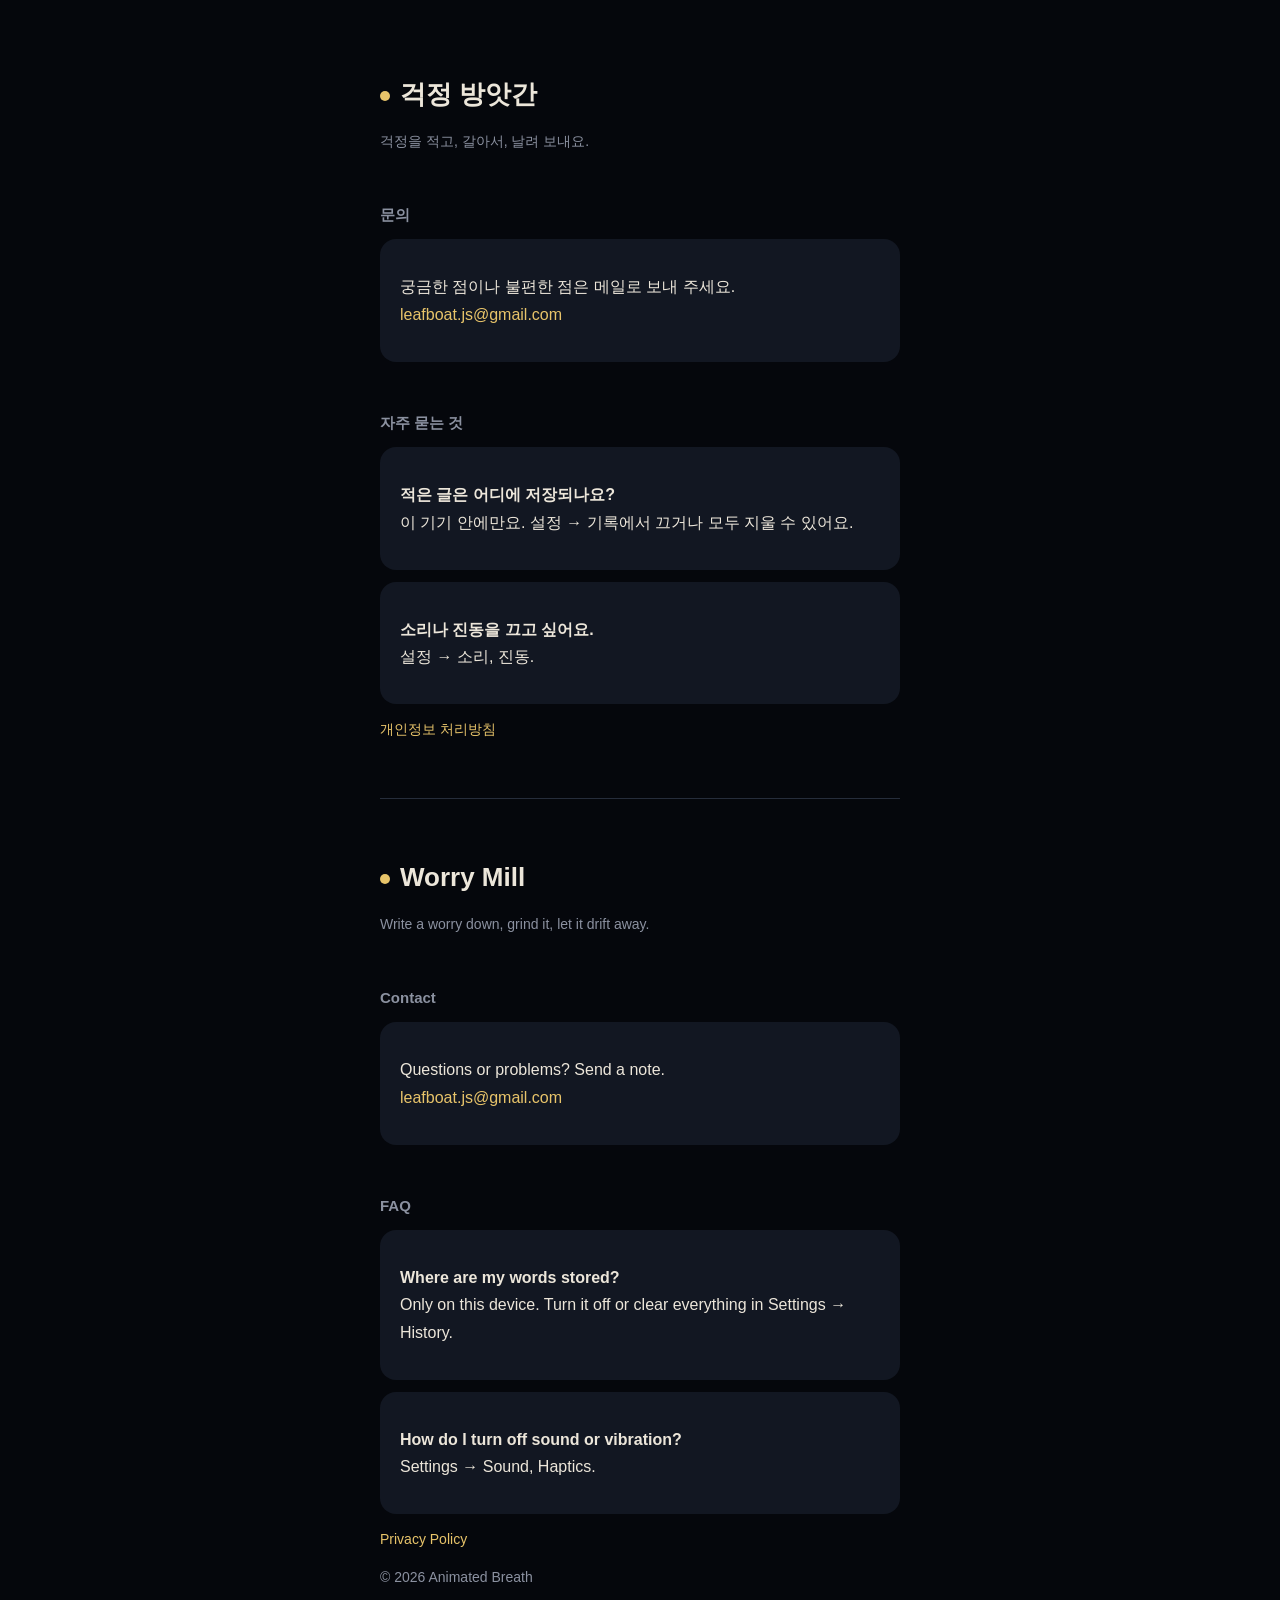
<file: index.html>
<!doctype html>
<html lang="ko">
<head>
<meta charset="utf-8">
<meta http-equiv="refresh" content="0; url=support.html">
<title>걱정 방앗간 · Worry Mill</title>
</head>
<body><a href="support.html">걱정 방앗간 · Worry Mill</a></body>
</html>
</file>
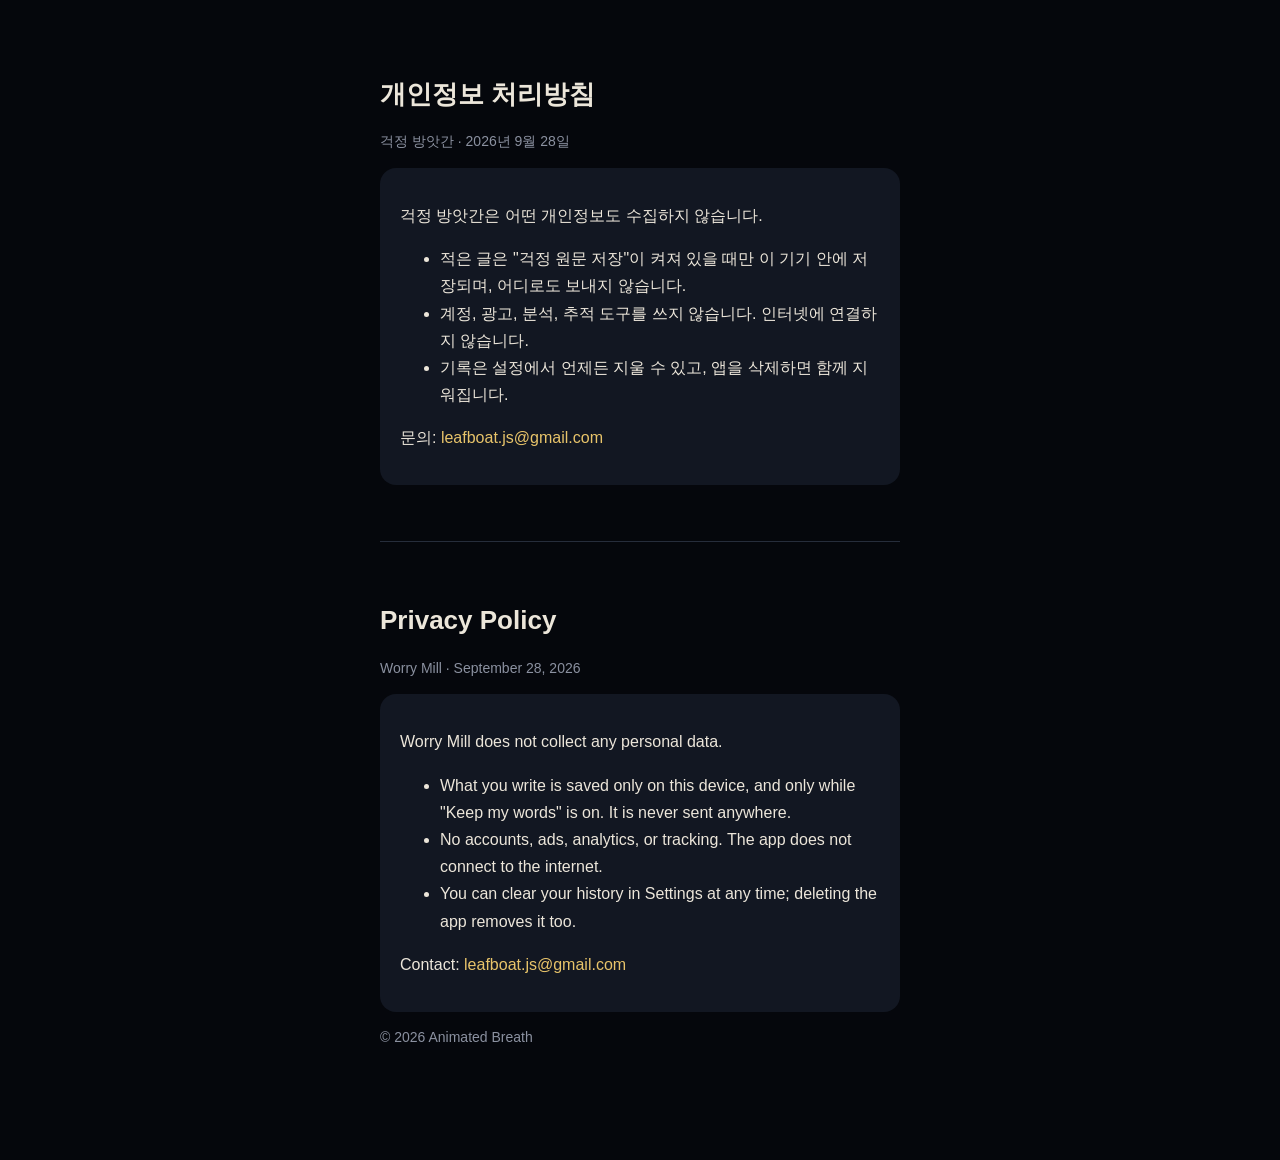
<file: privacy-policy.html>
<!doctype html>
<html lang="ko">
<head>
<meta charset="utf-8">
<meta name="viewport" content="width=device-width, initial-scale=1">
<title>개인정보 처리방침 · Privacy Policy</title>
<link rel="stylesheet" href="style.css">
</head>
<body><main>
<h1>개인정보 처리방침</h1>
<p class="dim">걱정 방앗간 · 2026년 9월 28일</p>
<div class="card">
<p>걱정 방앗간은 어떤 개인정보도 수집하지 않습니다.</p>
<ul>
  <li>적은 글은 "걱정 원문 저장"이 켜져 있을 때만 이 기기 안에 저장되며, 어디로도 보내지 않습니다.</li>
  <li>계정, 광고, 분석, 추적 도구를 쓰지 않습니다. 인터넷에 연결하지 않습니다.</li>
  <li>기록은 설정에서 언제든 지울 수 있고, 앱을 삭제하면 함께 지워집니다.</li>
</ul>
<p>문의: <a href="mailto:leafboat.js@gmail.com">leafboat.js@gmail.com</a></p>
</div>

<hr>

<h1>Privacy Policy</h1>
<p class="dim">Worry Mill · September 28, 2026</p>
<div class="card">
<p>Worry Mill does not collect any personal data.</p>
<ul>
  <li>What you write is saved only on this device, and only while "Keep my words" is on. It is never sent anywhere.</li>
  <li>No accounts, ads, analytics, or tracking. The app does not connect to the internet.</li>
  <li>You can clear your history in Settings at any time; deleting the app removes it too.</li>
</ul>
<p>Contact: <a href="mailto:leafboat.js@gmail.com">leafboat.js@gmail.com</a></p>
</div>
<p class="dim">© 2026 Animated Breath</p>
</main></body>
</html>
</file>
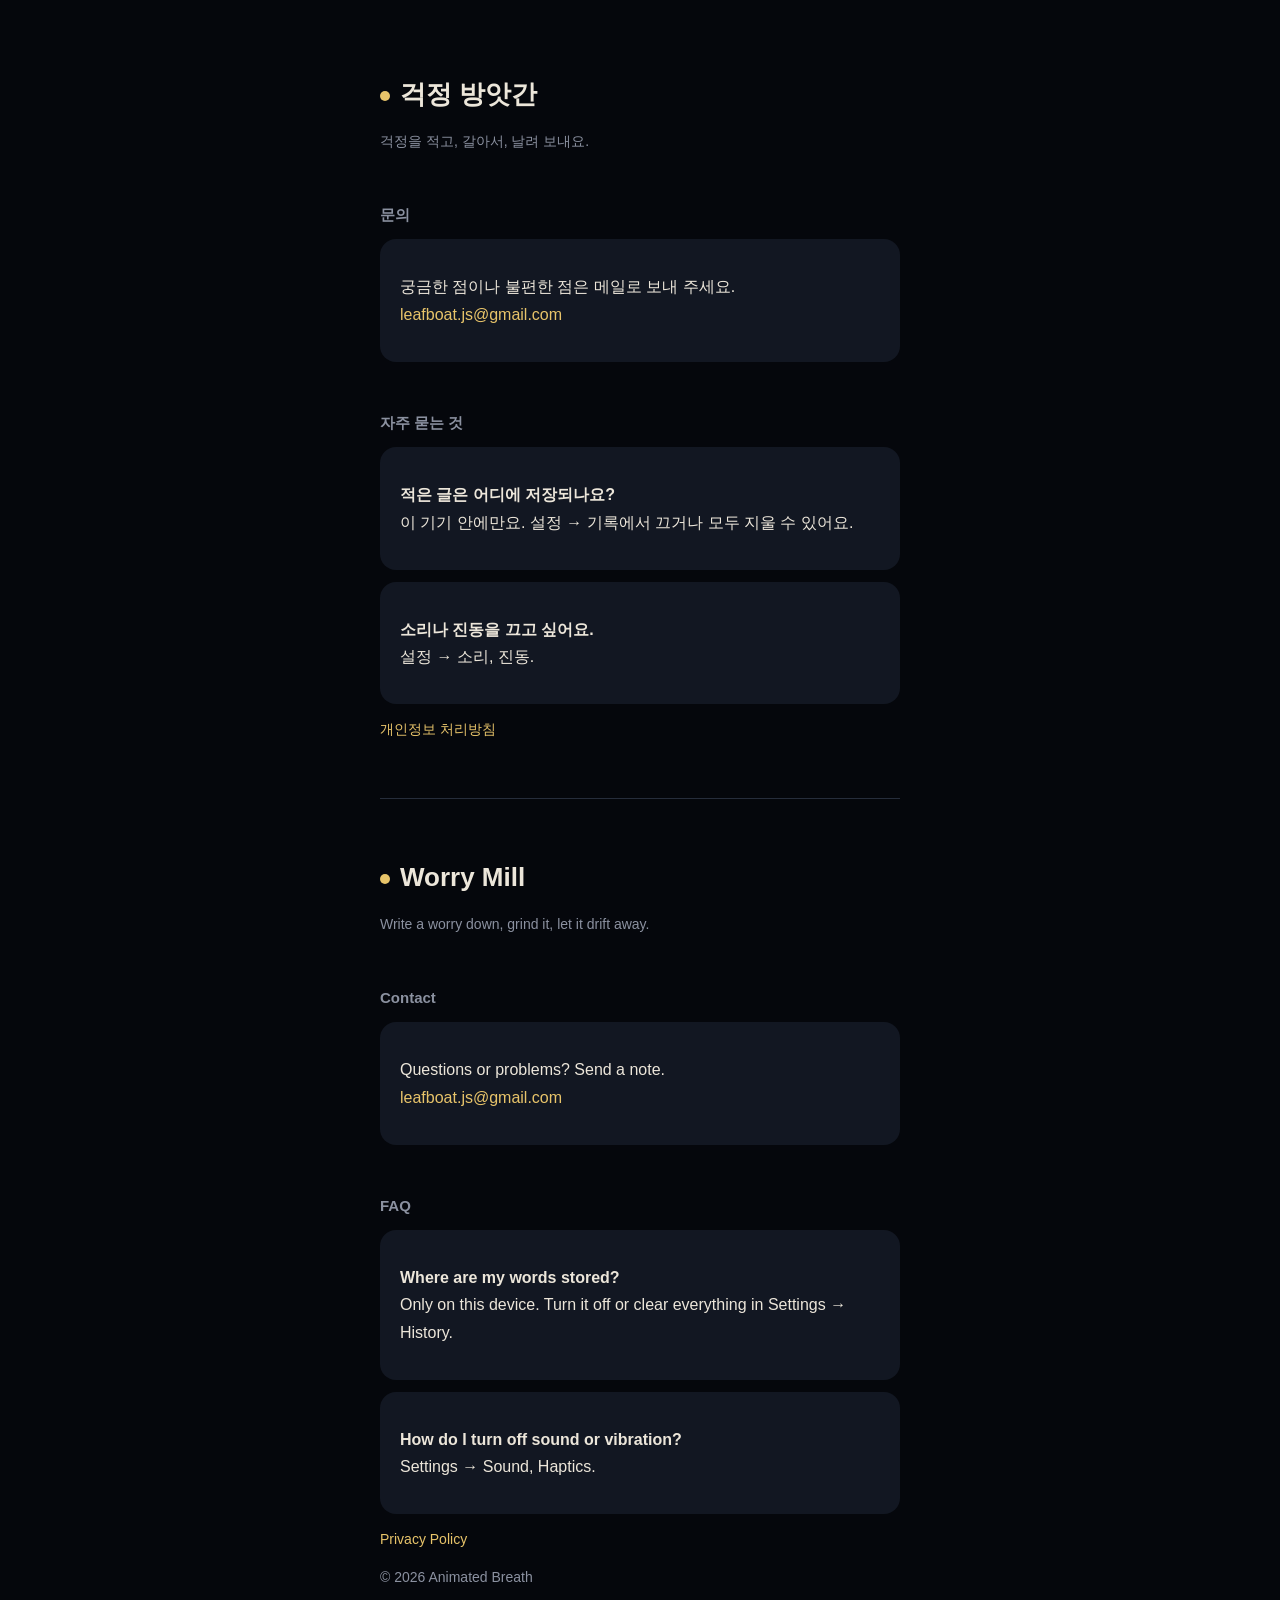
<file: support.html>
<!doctype html>
<html lang="ko">
<head>
<meta charset="utf-8">
<meta name="viewport" content="width=device-width, initial-scale=1">
<title>걱정 방앗간 · Worry Mill</title>
<link rel="stylesheet" href="style.css">
</head>
<body><main>
<h1><span class="dot"></span>걱정 방앗간</h1>
<p class="dim">걱정을 적고, 갈아서, 날려 보내요.</p>

<h2>문의</h2>
<div class="card">
  <p>궁금한 점이나 불편한 점은 메일로 보내 주세요.<br>
  <a href="mailto:leafboat.js@gmail.com">leafboat.js@gmail.com</a></p>
</div>

<h2>자주 묻는 것</h2>
<div class="card"><p><b>적은 글은 어디에 저장되나요?</b><br>이 기기 안에만요. 설정 → 기록에서 끄거나 모두 지울 수 있어요.</p></div>
<div class="card"><p><b>소리나 진동을 끄고 싶어요.</b><br>설정 → 소리, 진동.</p></div>

<p class="dim"><a href="privacy-policy.html">개인정보 처리방침</a></p>

<hr>

<h1><span class="dot"></span>Worry Mill</h1>
<p class="dim">Write a worry down, grind it, let it drift away.</p>

<h2>Contact</h2>
<div class="card">
  <p>Questions or problems? Send a note.<br>
  <a href="mailto:leafboat.js@gmail.com">leafboat.js@gmail.com</a></p>
</div>

<h2>FAQ</h2>
<div class="card"><p><b>Where are my words stored?</b><br>Only on this device. Turn it off or clear everything in Settings → History.</p></div>
<div class="card"><p><b>How do I turn off sound or vibration?</b><br>Settings → Sound, Haptics.</p></div>

<p class="dim"><a href="privacy-policy.html">Privacy Policy</a></p>
<p class="dim">© 2026 Animated Breath</p>
</main></body>
</html>
</file>
<file: style.css>
:root { --bg:#05070c; --card:#121722; --text:#ece6da; --dim:#8b91a0; --accent:#e8c46a; }
* { box-sizing:border-box; }
body { margin:0; background:var(--bg); color:var(--text);
  font:16px/1.7 "Pretendard", -apple-system, BlinkMacSystemFont, "Apple SD Gothic Neo", sans-serif; }
main { max-width:560px; margin:0 auto; padding:72px 20px 96px; }
h1 { font-size:26px; font-weight:700; margin:0 0 6px; }
h2 { font-size:15px; color:var(--dim); font-weight:600; margin:48px 0 12px; }
p, li { color:var(--text); }
.dim { color:var(--dim); font-size:14px; }
.card { background:var(--card); border-radius:16px; padding:18px 20px; margin:12px 0; }
a { color:var(--accent); text-decoration:none; }
.dot { display:inline-block; width:10px; height:10px; border-radius:50%; background:var(--accent); margin-right:10px; vertical-align:middle; }
hr { border:0; height:1px; background:#262d3b; margin:56px 0; }
</file>
